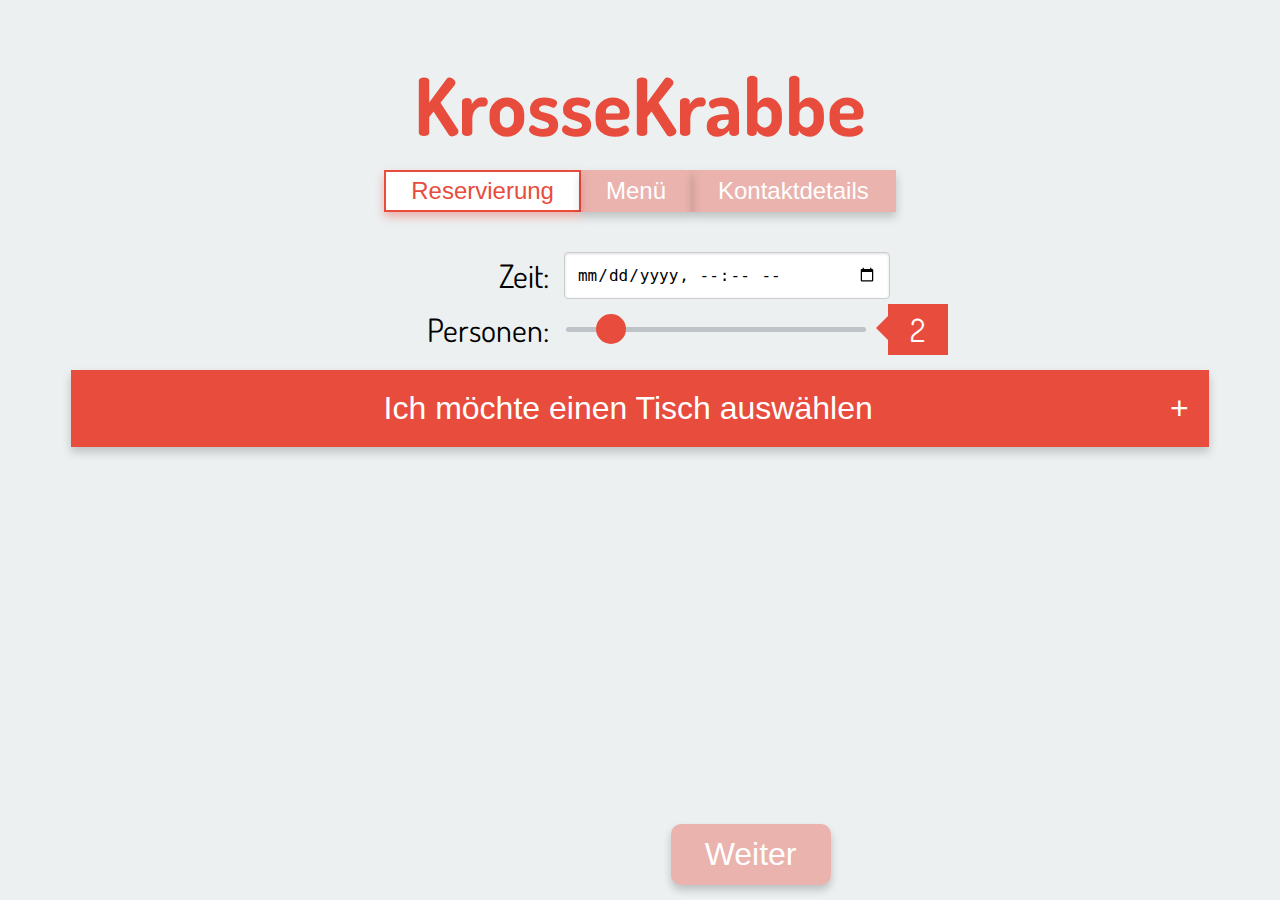
<file: index.html>
<!DOCTYPE html
        PUBLIC "-//W3C//DTD XHTML 1.0 Transitional//EN" "http://www.w3.org/TR/xhtml1/DTD/xhtml1-transitional.dtd">
<html lang="de" xmlns="http://www.w3.org/1999/xhtml">
<head>
    <meta content="text/html; charset=UTF-8" http-equiv="Content-Type"/>
    <title>KrosseKrabbe - Reservierung</title>
    <link href="css/virtualRestaurant_styles.css" rel="stylesheet" type="text/css">
    <link href="css/style.css" rel="stylesheet" type="text/css">
</head>

<body>
<h1 class="KK-restaurantName" id="title">KrosseKrabbe</h1>
<div class="KK-subTitle" id="navMenu">
	<div class="KK-button-group">
		<button class="KK-button" id="navigation-general">Reservierung</button>
		<button class="KK-button" id="navigation-menu">Menü</button>
		<button class="KK-button" id="navigation-contactDetails">Kontaktdetails</button>
	</div>
</div>

<form action="">
		<span class="KK-pageContainer" id="general">
			<div class="KK-inputContainer">
				<div class="KK-inputGroup">
					<div class="KK-inputGroup-left">
						<label for="reservationTime">Zeit:</label>
					</div>
					<div class="KK-inputGroup-right">
						<input class="KK-input" id="reservationTime" name="reservationTime" type="datetime-local" autocomplete="off">
					</div>
				</div>
				<div class="KK-inputGroup">	
					<div class="KK-inputGroup-left">
						<label for="personNumber">Personen:</label>
					</div>
					<div class="KK-inputGroup-right">
						<input class="KK-input" id="personNumber" max="10" min="1" name="personNumber" step="1" type="range" value="2" autocomplete="off">
						<span class="KK-rangeValue" id="personNumberValue"></span>
					</div>
				</div>
			</div>
			<button class="KK-collapse-button" type="button">Ich möchte einen Tisch auswählen</button>
			<div class="KK-collapse-content">
				<div class="virtualRestaurantContainer" id="virtualRestaurant" ondragstart="return false">
					<div class="background">
						<img alt="" src="img/background.png">
					</div>
					<div class="bar" id="bar">
						<div class="stuhl-1">
							<img alt="" src="img/Hocker.png">
						</div>
						<div class="stuhl-2">
							<img alt="" src="img/Hocker.png">
						</div>
						<div class="stuhl-3">
							<img alt="" src="img/Hocker.png">
						</div>
						<div class="stuhl-4">
							<img alt="" src="img/Hocker.png">
						</div>
						<div class="stuhl-5">
							<img alt="" src="img/Hocker.png">
						</div>
						<div class="stuhl-6">
							<img alt="" src="img/Hocker.png">
						</div>
						<div class="tresen">
							<img alt="" src="img/Tresen.png">
						</div>
						<div class="tresenVert">
							<img alt="" src="img/Tresen_vert.png">
						</div>
					</div>
				</div>
			</div>
			
		</span>

    <span class="KK-pageContainer" id="menu">
			<div class="KK-menuItem" id="foodBurger">
				<div class="KK-menuItem-food">Krabbenburger</div>
				<div class="KK-menuItem-seperator"></div>
				<div class="KK-menuItem-price"></div>
				<div class="KK-menuItem-addRemove">
					<button class="KK-button-minus" disabled type="button">&minus;</button>
					<span>0</span>
					<button class="KK-button-plus" type="button">&plus;</button>
				</div>
				<div class="KK-menuItem-additionalInformation">
					Zubereitet nach der originalen geheimen Geheimformel
				</div>
			</div>
			<div class="KK-menuItem" id="foodPizza">
				<div class="KK-menuItem-food">KrosseKrabbePizza</div>
				<div class="KK-menuItem-seperator"></div>
				<div class="KK-menuItem-price"></div>
				<div class="KK-menuItem-addRemove">
					<button class="KK-button-minus" disabled type="button">&minus;</button>
					<span>0</span>
					<button class="KK-button-plus" type="button">&plus;</button>
				</div>
				<div class="KK-menuItem-additionalInformation">
					&bdquo;ist die Pizza, so knusprig&ldquo;
				</div>
			</div>
			<div class="KK-totalPriceContainer">
				<div class="KK-totalPrice" id="totalPrice"></div>
			</div>
		</span>

    <span class="KK-pageContainer" id="contactDetails">
			<div class="KK-inputContainer">
				<div class="KK-inputGroup">
					<div class="KK-inputGroup-left">
						<label for="customerEmail">E-Mail*:</label>
					</div>
					<div class="KK-inputGroup-right">
						<input class="KK-input" id="customerEmail" name="customerEmail" placeholder="example@domain.de" type="text" autocomplete="off">
					</div>
				</div>
				<div class="KK-inputGroup">
					<div class="KK-inputGroup-left">
						<label for="customerTel">Telefonnummer:</label>
					</div>
					<div class="KK-inputGroup-right">
						<input class="KK-input no-arrow" id="customerTel" name="customerTel" placeholder="+49123456789" type="number" autocomplete="off">
					</div>
				</div>
				<div class="KK-inputGroup">
					<div class="KK-inputGroup-left">
						<label for="customerName">Name:</label>
					</div>
					<div class="KK-inputGroup-right">
						<input class="KK-input no-arrow" id="customerName" name="customerName" placeholder="Geben Sie hier Ihren Namen ein" type="text" autocomplete="off">
					</div>
				</div>
			</div>
		</span>

    <span class="KK-pageContainer" id="complete">
			<div class="KK-text">
				Vielen Dank für Ihre Reservierung! <br>
				In Kürze erhalten Sie eine Bestätigung per E-Mail an: <br>
				<span id="customerEmailConfirmPage"></span>
			</div>
		</span>

    <div class="KK-placeholder-100px"></div>

</form>

<div class="KK-navigation" id="navigationContainer">
    <div class="KK-navigationButton-containerLeft">
        <button class="KK-button KK-navigationButton" id="backButton" style="visibility: hidden;" type="button">Zurück
        </button>
    </div>
    <div class="KK-navigationButton-containerRight">
        <button class="KK-button KK-navigationButton" id="forwardButton" type="button">Weiter</button>
    </div>
</div>
</body>

<script src="js/index.js" type="text/javascript"></script>

</html>
</file>
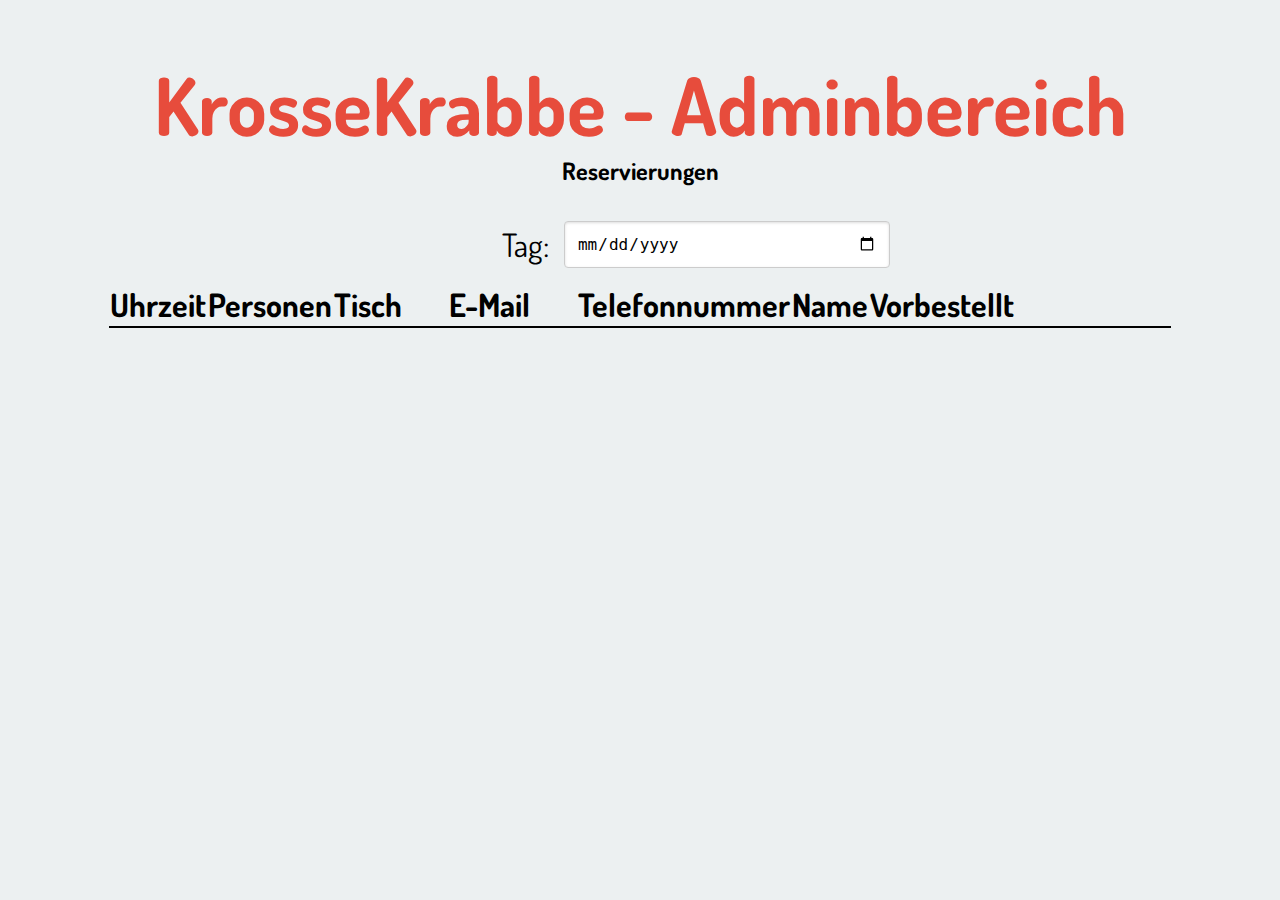
<file: admin.html>
<!DOCTYPE html
        PUBLIC "-//W3C//DTD XHTML 1.0 Transitional//EN" "http://www.w3.org/TR/xhtml1/DTD/xhtml1-transitional.dtd">
<html lang="de" xmlns="http://www.w3.org/1999/xhtml">
<head>
    <meta content="text/html; charset=UTF-8" http-equiv="Content-Type"/>
    <title>KrosseKrabbe - Adminbereich</title>
    <link href="css/virtualRestaurant_styles.css" rel="stylesheet" type="text/css">
    <link href="css/style.css" rel="stylesheet" type="text/css">
</head>

<body>
<h1 class="KK-restaurantName" id="title">KrosseKrabbe - Adminbereich</h1>
<h2 class="KK-subTitle" id="subtitle">Reservierungen</h2>

		<span class="KK-pageContainer" id="general" style="display: flex;">
			<div class="KK-inputContainer">
				<div class="KK-inputGroup">
					<div class="KK-inputGroup-left">
						<label for="reservationTime">Tag:</label>
					</div>
					<div class="KK-inputGroup-right">
						<input class="KK-input" id="reservationTime" name="reservationTime" type="date">
					</div>
				</div>
			</div>

            <table class="KK-table">
                <thead class="KK-tableHeader">
                  <th>Uhrzeit</th>
                  <th>Personen</th>
                  <th>Tisch</th>
                  <th>E-Mail</th>
                  <th>Telefonnummer</th>
                  <th>Name</th>
                  <th>Vorbestellt</th>
                </thead>
                <tbody class="KK-tableContent" id="tableBody" style="visibility: hidden;">
                    <tr>
                        <td>18:00</td>
                        <td>2</td>
                        <td>14</td>
                        <td>test@mail.de</td>
                        <td>012345</td>
                        <td>Markus</td>
                        <td>nein</td>
                        <td><button class="KK-button">Bearbeiten</button></td>
                    </tr>
                    <tr>
                        <td>18:30</td>
                        <td>6</td>
                        <td>24</td>
                        <td>Detlef@mail.de</td>
                        <td>91239421</td>
                        <td>Detlef</td>
                        <td>ja</td>
                        <td><button class="KK-button">Bearbeiten</button></td>
                    </tr>
                    <tr>
                        <td>18:30</td>
                        <td>3</td>
                        <td>22</td>
                        <td>Gudrun@yahoo.de</td>
                        <td>1024453</td>
                        <td>Gudrun</td>
                        <td>nein</td>
                        <td><button class="KK-button">Bearbeiten</button></td>
                    </tr>
                    <tr>
                        <td>19:00</td>
                        <td>3</td>
                        <td>22</td>
                        <td>Helmut@google.de</td>
                        <td>124153</td>
                        <td>Helmut</td>
                        <td>nein</td>
                        <td><button class="KK-button">Bearbeiten</button></td>
                    </tr>
                    <tr>
                        <td>19:00</td>
                        <td>3</td>
                        <td>22</td>
                        <td>Gerda@gmx.de</td>
                        <td>2345233</td>
                        <td>Gerda</td>
                        <td>nein</td>
                        <td><button class="KK-button">Bearbeiten</button></td>
                    </tr>
                </tbody>
              </table>
            </span>


    <div class="KK-placeholder-100px"></div>

    <script src="js/admin.js" type="text/javascript"></script>

</html>
</file>
<file: css/virtualRestaurant_styles.css>
.virtualRestaurantContainer {	
	position: relative; 
	display: flex;
	aspect-ratio: 1800 / 1400;
	width: 100%;
	max-width: 1400px;
	margin: 0 auto;
	user-select: none;
	filter: drop-shadow(0 0 0.25rem);
}

.background {
	left: 0%; 
	top: 0%; 
	position: absolute; 
	width: 100%;
	height: 100%;
	z-index: 1;
}

.table {
	z-index: 20;
}

.table:hover {
	filter: drop-shadow(0 0 0.5rem yellow);
}

.highlight {
	filter: drop-shadow(0 0 0.25rem yellow);
}

.not-available{
	filter: drop-shadow(0 0 0.25rem red);
	cursor: not-allowed;
	opacity: 0.2;
}

.not-available:hover{
	filter: drop-shadow(0 0 0.25rem red);
}

.selected{
	filter: drop-shadow(0 0 0.25rem green);
}

.selected:hover{
	filter: drop-shadow(0 0 0.5rem green);
}

.background img {
	width: 100%;
	height: auto;
}

.vierer {
	position: absolute;
	width: 8.5%;
	height: 8.79%;
}

.viererVert {
	position: absolute;
	width: 6.83%;
	height: 10.93%;
}

.zweier {
	position: absolute;
	width: 6.83%;
	height: 5.21%;
}

.zweierVert {
	position: absolute;
	width: 4.06%;
	height: 8.79%;
}

.bar {
	position: absolute;
	width: 31.83%;
	height: 13.57%;
}

.table img {
	width: 100%;
	height: auto;
}

.bar img {
	width: 100%;
	height: auto;
}

.vierer .stuhl-1 {
	left: 9.8%; 
	top: 0%; 
	position: absolute; 
	width: 34.64%;
	height: 43.09%;
	z-index:11;
}

.vierer .stuhl-2 {
	left: 55.56%; 
	top: 0%; 
	position: absolute; 
	width: 34.64%;
	height: 43.09%;
	z-index:11;
}

.vierer .stuhl-3 {
	left: 9.8%; 
	top: 56.91%; 
	position: absolute; 
	width: 34.64%;
	height: 43.09%;
	z-index:11;
}

.vierer .stuhl-4 {
	left: 55.56%; 
	top: 56.91%; 
	position: absolute; 
	width: 34.64%;
	height: 43.09%;
	z-index:11;
}

.vierer .tisch {
	left: 0%; 
	top: 20.33%; 
	position: absolute; 
	width: 100%;
	height: 59.35%;
	z-index:12;
}

.viererVert .stuhl-1 {
	left: 0%; 
	top: 9.8%; 
	position: absolute; 
	width: 43.09%;
	height: 34.64%;
	z-index:11;
}

.viererVert .stuhl-2 {
	left: 56.91%; 
	top: 9.8%; 
	position: absolute; 
	width: 43.09%;
	height: 34.64%;
	z-index:11;
}

.viererVert .stuhl-3 {
	left: 0%; 
	top: 55.56%; 
	position: absolute; 
	width: 43.09%;
	height: 34.64%;
	z-index:11;
}

.viererVert .stuhl-4 {
	left: 56.91%; 
	top: 55.56%; 
	position: absolute; 
	width: 43.09%;
	height: 34.64%;
	z-index:11;
}

.viererVert .tisch {
	left: 20.33%; 
	top: 0%; 
	position: absolute; 
	width: 59.35%;
	height: 100%;
	z-index:12;
}

.zweier .stuhl-1 {
	left: 0%; 
	top: 13.7%; 
	position: absolute; 
	width: 43.09%;
	height: 72.6%;
	z-index:11;
}

.zweier .stuhl-2 {
	left: 56.91%; 
	top: 13.7%; 
	position: absolute; 
	width: 43.09%;
	height: 72.6%;
	z-index:11;
}

.zweier .tisch {
	left: 20.33%;  
	top: 0%;
	position: absolute; 
	width: 59.35%;
	height: 100%;
	z-index:12;
}

.zweierVert .stuhl-1 {
	left: 13.7%; 
	top: 0%; 
	position: absolute; 
	width: 72.6%;
	height: 43.09%;
	z-index:11;
}

.zweierVert .stuhl-2 {
	left: 13.7%; 
	top: 56.91%; 
	position: absolute; 
	width: 72.6%;
	height: 43.09%;
	z-index:11;
}

.zweierVert .tisch {
	left: 0%; 
	top: 20.33%; 
	position: absolute; 
	width: 100%;
	height: 59.35%;
	z-index:12;
}

.bar .stuhl-1 {
	left: 8.38%; 
	top: 72.11%; 
	position: absolute; 
	width: 9.25%;
	height: 27.89%;
	z-index:11;
}

.bar .stuhl-2 {
	left: 23.21%; 
	top: 72.11%; 
	position: absolute; 
	width: 9.25%;
	height: 27.89%;
	z-index:11;
}

.bar .stuhl-3 {
	left: 38.05%; 
	top: 72.11%; 
	position: absolute; 
	width: 9.25%;
	height: 27.89%;
	z-index:11;
}

.bar .stuhl-4 {
	left: 52.88%; 
	top: 72.11%; 
	position: absolute; 
	width: 9.25%;
	height: 27.89%;
	z-index:11;
}

.bar .stuhl-5 {
	left: 67.71%; 
	top: 72.11%; 
	position: absolute; 
	width: 9.25%;
	height: 27.89%;
	z-index:11;
}

.bar .stuhl-6 {
	left: 82.55%; 
	top: 72.11%; 
	position: absolute; 
	width: 9.25%;
	height: 27.89%;
	z-index:11;
}

.bar .tresen {
	left: 0%; 
	top: 48.95%; 
	position: absolute; 
	width: 100%;
	height: 33.16%;
	z-index:12;
}

.bar .tresenVert {
	left: 89.00%; 
	top: 0%; 
	position: absolute; 
	width: 10.99%;
	height: 82.11%;
	z-index:12;
}


/* Table positions */
#table_1 {
	left: 5%; 
	top: 2.79%;
}

#table_2 {
	left: 14.33%; 
	top: 2.79%;
}

#table_3 {
	left: 23.67%; 
	top: 2.79%;
}

#table_4 {
	left: 33%; 
	top: 2.79%;
}

#table_5 {
	left: 2.5%; 
	top: 14.29%;
}

#table_6 {
	left: 2.5%;
	top: 28.57%;
}

#table_7 {
	left: 2.5%; 
	top: 42.86%;
}

#table_8 {
	left: 20.06%; 
	top: 26.07%;
}

#table_9 {
	left: 33.72%; 
	top: 26.07%;
}

#table_10 {
	left: 20.06%; 
	top: 40.36%;
}

#table_11 {
	left: 33.72%; 
	top: 40.36%;
}

#table_12 {
	left: 22.33%; 
	top: 53.93%;
}

#table_13 {
	left: 32.67%; 
	top: 53.93%;
}

#bar {
	left: 54%; 
	top: 2.79%	
}

#table_14 {
	left: 42.44%; 
	top: 26.07%;
}

#table_15 {
	left: 56.11%; 
	top: 26.07%;
}

#table_16 {
	left: 75.22%; 
	top: 26.07%;
}

#table_17 {
	left: 88.89%; 
	top: 26.07%;
}

#table_18 {
	left: 42.44%; 
	top: 40.36%;
}

#table_19 {
	left: 56.11%; 
	top: 40.36%;
}

#table_20 {
	left: 75.22%; 
	top: 40.36%;
}

#table_21 {
	left: 88.89%; 
	top: 40.36%;
}

#table_22 {
	left: 46.06%; 
	top: 53.93%;
}

#table_23 {
	left: 56.39%; 
	top: 53.93%;	
}

#table_24 {
	left: 76.61%; 
	top: 53.93%;
}

#table_25 {
	left: 86.94%; 
	top: 53.93%;
}

#table_26 {
	left: 2.17%; 
	top: 68.29%;
}

#table_27 {
	left: 17.89%; 
	top: 68.29%;
}

#table_28 {
	left: 30.33%; 
	top: 65.57%;
}

#table_29 {
	left: 45.17%; 
	top: 65.57%;
}

#table_30 {
	left: 58.56%; 
	top: 68.29%;
}

#table_31 {
	left: 81.61%; 
	top: 65.57%;
}

#table_32 {
	left: 2.17%; 
	top: 82.57%;
}

#table_33 {
	left: 17.89%; 
	top: 82.57%;
}

#table_34 {
	left: 30.33%; 
	top: 82.71%;
}

#table_35 {
	left: 45.17%; 
	top: 82.71%;
}

#table_36 {
	left: 58.56%; 
	top: 82.57%;
}

#table_37 {
	left: 81.61%; 
	top: 82.71%;
}
</file>
<file: css/style.css>
@import url(https://fonts.googleapis.com/css?family=Dosis:700);

:root {
    --main--color: rgb(231, 76, 60);
    --main--color-shadow: rgba(231, 77, 60, 0.376);
    --main--color-light: #e74d3c15;
  }

body {
    font-family: 'Dosis', sans-serif;
    background: #ecf0f1;
}

.KK-restaurantName {
    color: var(--main--color);
    text-align: center;
    font-size: 5rem;
    margin-bottom: 0px;
}

.KK-subTitle {
    color: black;
    text-align: center;
    margin-top: 0px;
    display: flex;
    justify-content: center;
}

.KK-inputContainer {
    display: flex;
    flex-direction: column;
    row-gap: 5px;
    align-items: center;
    justify-content: center;
    margin-bottom: 15px;
    margin-top: 15px;
    flex-basis: 100%;
}

.KK-inputGroup {
    display: flex;
    flex-direction: row;
    column-gap: 15px;
    align-items: center;
    font-size: 2rem;
    width: 90%;
}

.KK-inputGroup-left {
    display: flex;
    flex-basis: 42%;
    align-items: center;
    justify-content: flex-end;
}

.KK-inputGroup-right {
    display: flex;
    flex-basis: 50%;
    align-items: center;
    justify-content: flex-start;
}

input[type="range"].KK-input {
    display: block;
    -webkit-appearance: none;
    background-color: #bdc3c7;
    width: 300px;
    height: 5px;
    border-radius: 5px;
    outline: 0;
}

input[type="range"].KK-input::-webkit-slider-thumb {
    -webkit-appearance: none;
    background-color: var(--main--color);
    width: 30px;
    height: 30px;
    border-radius: 50%;
    border: 2px solid transparent;
    cursor: pointer;
    transition: .3s ease-in-out;
}

input[type="range"].KK-input::-webkit-slider-thumb:hover, input[type="range"].KK-input:focus-visible::-webkit-slider-thumb {
    background-color: white;
    border: 2px solid  var(--main--color);
}

input[type="range"].KK-input::-webkit-slider-thumb:active {
    transform: scale(1.4);
}

.KK-rangeValue {
    position: relative;
    text-align: center;
    background: var(--main--color);
    color: white;
    padding: 5px 10px;
    margin-left: 20px;
    min-width: 2.5rem;
}

.KK-rangeValue::after {
    content: '';
    position: absolute;
    top: .75rem;
    left: -1.5rem;
    border: .75rem solid transparent;
    border-right-color: var(--main--color);
}

input[type=datetime-local].KK-input, input[type=text].KK-input, input[type=number].KK-input, input[type=date].KK-input {
    border: 1px solid #ccc;
    box-shadow: inset 0 1px 3px #ddd;
    border-radius: 4px;
    padding: 12px;
    font-size: large;
    min-width: 300px;
}

button.KK-button {
    background-color: var(--main--color);
    border: 2px solid transparent;
    border-radius: 10px;
    color: white;
    box-shadow: 0 5px 9px rgba(0, 0, 0, 0.2);
    padding: 10px 25px;
    margin: 10px;
    font-size: inherit;
    transition: .3s ease-in-out, visibility 0s;
    cursor: pointer;
    outline: none;
    user-select: none;
}

button.KK-button:hover:enabled, button.KK-button:focus-visible:enabled, button.KK-button.active:enabled {
    background-color: white;
    border: 2px solid  var(--main--color);
    color: var(--main--color);
    box-shadow: 0 10px 18px var(--main--color-shadow);
    transform: translateY(-4px);
}

button.KK-button:active:enabled, button.KK-button.active:enabled {
    box-shadow: 0 5px 9px var(--main--color-shadow);
    transition: .1s;
}

button.KK-button:disabled {
    cursor: not-allowed;
    background-color: var(--main--color-shadow);
}

.KK-navigation {
    position: fixed;
    width: 100%;
    bottom: 0;
    background-color: inherit;
    padding: 5px;
    display: flex; 
    flex-direction: row;
    column-gap: 15px;
    align-items: center;
    font-size: 2rem;
    justify-content: center;
}

.KK-navigationButton-containerLeft {
    flex-basis: 50%;
    display: flex;
    justify-content: flex-end;
}

.KK-navigationButton-containerRight {
    flex-basis: 50%;
    display: flex;
    justify-content: flex-start;
}

button.KK-navigationButton {
   min-width: 9ch;
}

.no-arrow {
    -moz-appearance: textfield;
  }
.no-arrow::-webkit-inner-spin-button {
display: none;
}
.no-arrow::-webkit-outer-spin-button,
.no-arrow::-webkit-inner-spin-button {
-webkit-appearance: none;
margin: 0;
}

.KK-menuItem {
    display: flex;
    flex-wrap: wrap;
    align-items: flex-end;
    font-size: 2rem;
    width: 70%;
    min-width: 500px;
    margin-top: 5px;
}

.KK-menuItem-food {
}

.KK-menuItem-seperator {
    flex-grow:1;
    border-bottom:dotted 2px black;
    margin-bottom: 5px;
}

.KK-menuItem-price {
}

.KK-menuItem-addRemove {
    display: flex;
    align-items: center;
    padding-left: 15px;
}

.KK-menuItem-addRemove span {
    min-width: 3ch;
    text-align: center;
}

.KK-menuItem-additionalInformation {
    flex-basis: 100%;
    font-size: 1.5rem;
    padding-left: 5%;
    padding-right: 60%;
    
}

.KK-totalPriceContainer {
    display: flex;
    flex-wrap: wrap;
    align-items: flex-start;
    justify-content: flex-end;
    font-size: 2rem;
    width: 70%;
    min-width: 500px;
    margin-top: 5px;
}

.KK-totalPrice {
    display: none;
    width: 11ch;
    text-align: end;
    padding: 5px 15px 5px 5px;
    border-top: 3px double black;
}

.KK-menuItem-addRemove .KK-button-plus, .KK-menuItem-addRemove .KK-button-minus {
    border: 2px solid transparent;
    border-radius: 10px;
    box-shadow: 0 3px 5px rgba(0, 0, 0, 0.2);
    width: 2.5ch;
    font-size: 1.5rem;
    transition: .3s ease-in-out;
    cursor: pointer;
    outline: none;
    user-select: none;
    color: white;
}

.KK-menuItem-addRemove .KK-button-plus:disabled, .KK-menuItem-addRemove .KK-button-minus:disabled {
    cursor: not-allowed;
}

.KK-menuItem-addRemove .KK-button-plus {
    background-color: #008000;
}

.KK-menuItem-addRemove .KK-button-plus:disabled {
    background-color: #00800060;
}

.KK-menuItem-addRemove .KK-button-minus {
    background-color: #ff0000;
}

.KK-menuItem-addRemove .KK-button-minus:disabled {
    background-color: #ff000060;
}

.KK-menuItem-addRemove .KK-button-plus:hover:enabled,.KK-menuItem-addRemove .KK-button-plus:focus-visible:enabled {
    color: #008000;
    background-color: white;
    border-color: #008000;
    box-shadow: 0 5px 9px #00800060;
    transform: translateY(-2px);
}

.KK-menuItem-addRemove .KK-button-minus:hover:enabled, .KK-menuItem-addRemove .KK-button-minus:focus-visible:enabled {
    color: #ff0000;
    background-color: white;
    border-color: #ff0000;
    box-shadow: 0 5px 9px #ff000060;
    transform: translateY(-2px);
}

.KK-menuItem-addRemove .KK-button-plus:active:enabled {
    box-shadow: 0 3px 5px rgba(0, 0, 0, 0.2);;
    transform: none;
    transition: .1s;
}

.KK-menuItem-addRemove .KK-button-minus:active:enabled {
    box-shadow: 0 3px 5px rgba(0, 0, 0, 0.2);;
    transform: none;
    transition: .1s;
}

.KK-pageContainer {
    display: none;
    flex-flow: row wrap;
    justify-content: center;
}

.KK-placeholder-100px {
    width: 100%;
    height: 100px;
}

.KK-collapse-button {
    width: 90%;
    font-size: 2rem;
    background-color: var(--main--color);
    border: 2px solid transparent;
    color: white;
    box-shadow: 0 5px 9px rgba(0, 0, 0, 0.2);
    padding: 18px; 
    transition: .3s ease-in-out;
    cursor: pointer;
    outline: none;
    user-select: none;
}

.KK-collapse-button:active, .KK-collapse-button.active {
    background-color: var(--main--color);
} 

.KK-collapse-button:hover, .KK-collapse-button:focus-visible {
    /* background-color: var(--main--color-dark); */
    background-color: white;
    color: var(--main--color);
    border: 2px solid var(--main--color);
    box-shadow: 0 5px 9px var(--main--color-shadow);
  
}

.KK-collapse-button:after {
    content: '\002B'; 
    font-size: 2rem;
    color: white;
    float: right;
    margin-left: 5px;
}

.KK-collapse-button:hover::after {
    color: var(--main--color);
}

.KK-collapse-button:active:after, .KK-collapse-button.active:after {
    content: '\2212';
}

.KK-collapse-content {
    width: 90%;
    padding: 0px;
    box-sizing: border-box;
    background-color: var(--main--color-light);
    box-shadow: 0 5px 9px rgba(0, 0, 0, 0.2);
    max-height: 0;
    overflow: hidden;
}

.KK-collapse-content.active {
    padding: 18px !important;
    max-height: none !important;
}

.KK-text {
    font-size: 2rem;
    text-align: center;
}

.KK-table {
    width: 70%; 
    text-align: center;
    border-collapse: collapse;
}

.KK-tableHeader {
    font-size: 2rem;
    border-bottom: 2px solid black;
}

.KK-tableContent {
    font-size: 1.5rem;
}

tr .KK-button {
    padding: 3px 7px;
}

input:invalid {
    border: 1px solid red !important;
}

.KK-button-group {
    margin-top: 15px;
    margin-bottom: 25px;
}

.KK-button-group .KK-button {
    float: left;
    background-color: var(--main--color);
    border: 2px solid transparent;
    border-radius: 0px;
    color: white;
    box-shadow: 0 5px 9px rgba(0, 0, 0, 0.2);
    padding: 5px 25px;
    margin: 0px;
    font-size: inherit;
    transition: .3s ease-in-out, visibility 0s;
    cursor: pointer;
    outline: none;
    user-select: none;
    font-size: 1.5rem;
}

.KK-button-group .KK-button:hover:enabled, .KK-button-group .KK-button:focus-visible:enabled, .KK-button-group .KK-button.active:enabled {
    transform: none;
}

.KK-button-group .KK-button.active:enabled {
    cursor: not-allowed;
}

.KK-button-group .KK-button:not(:first-child) {
    border-left: none !important;
}
</file>
